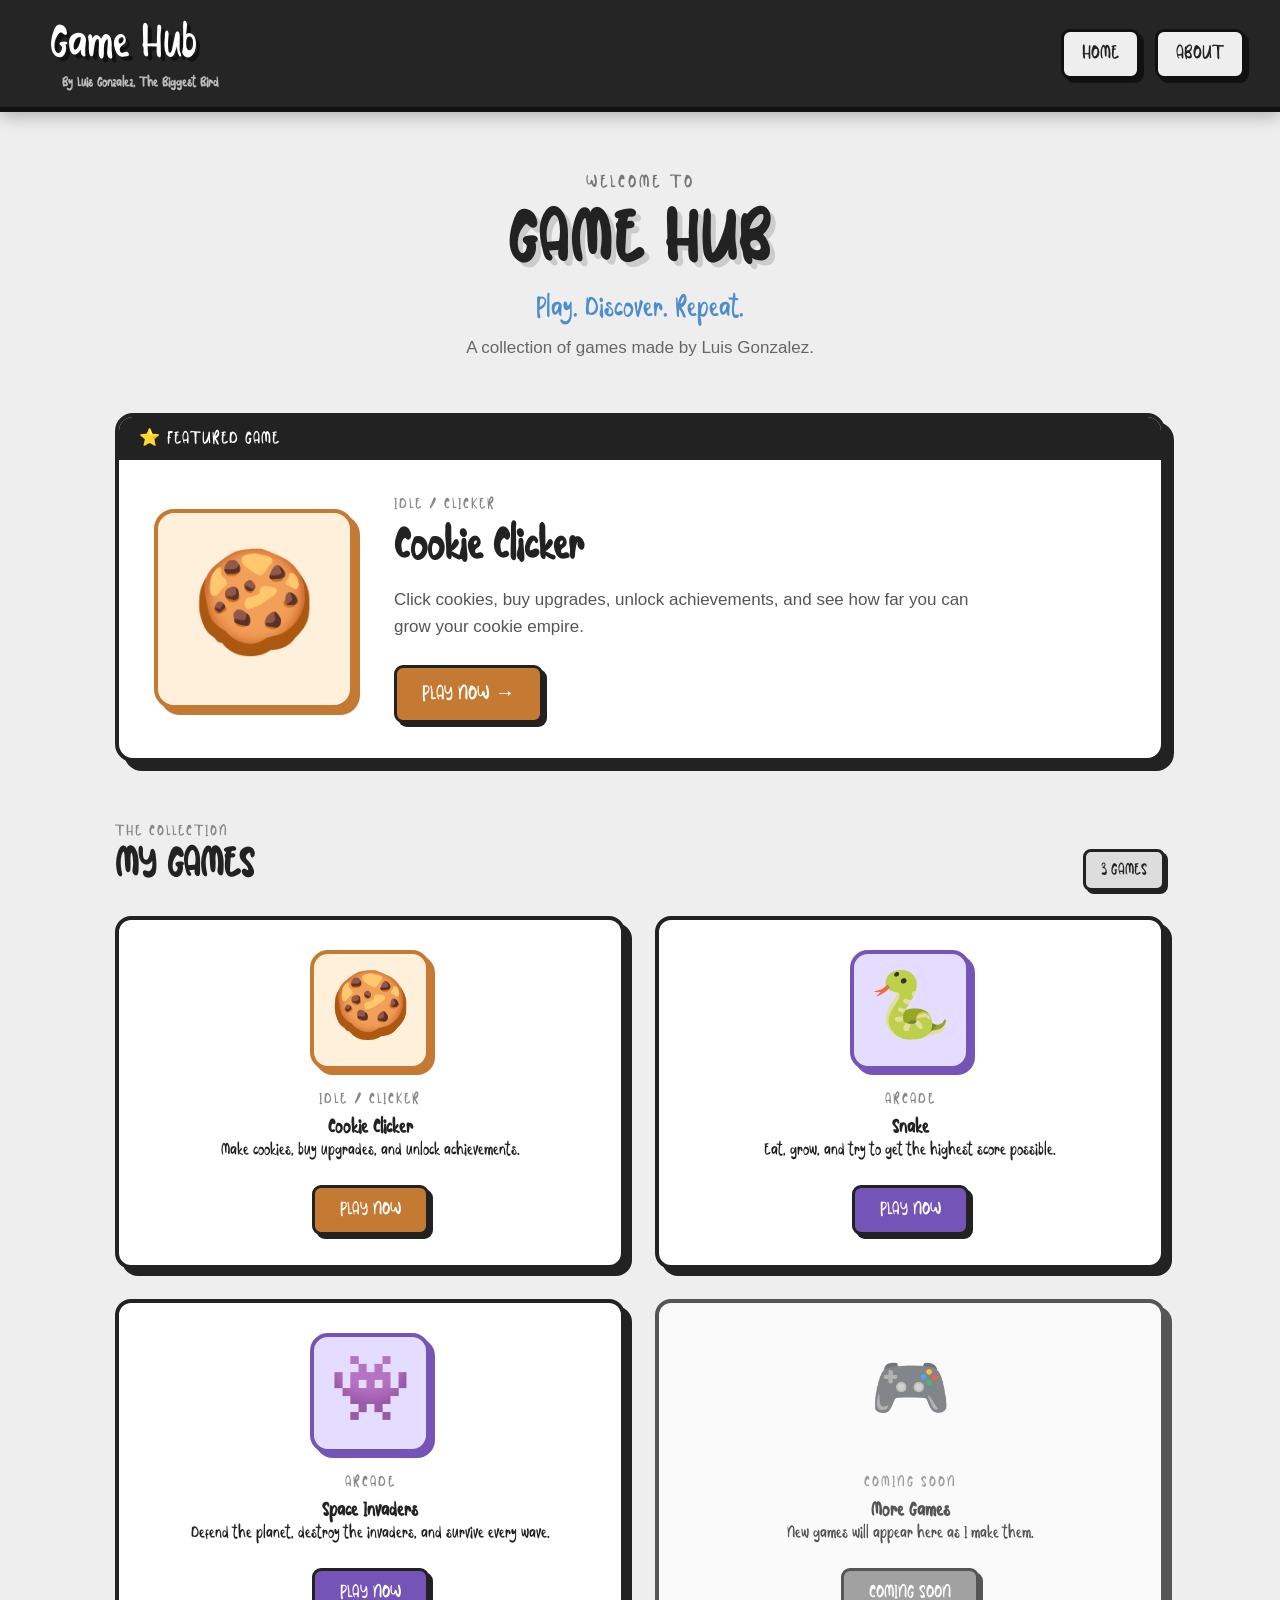
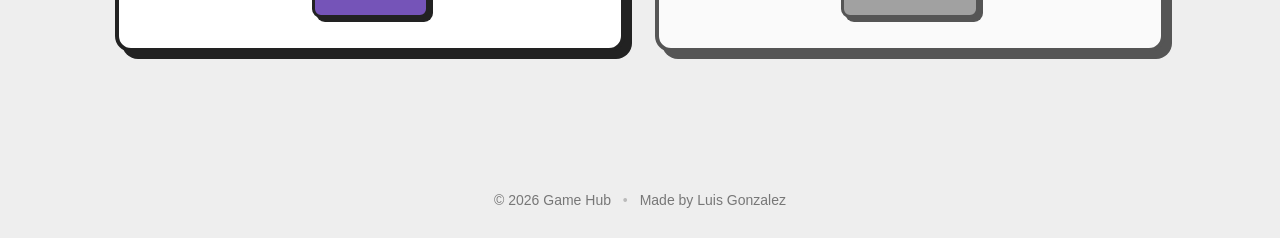
<file: index.html>
<!DOCTYPE html>

<html lang="en">

<head>
    <meta charset="UTF-8">
    <meta name="viewport" content="width=device-width, initial-scale=1.0">

    <title>Game Hub</title>

    <link rel="stylesheet" href="css/style.css">

</head>

<body>

    <!-- =========================
     NAVBAR
    ========================== -->

    <nav class="navbar">

        <div class="logo">

            Game Hub

            <span class="subtitle">
                By Luis Gonzalez, The Biggest Bird
            </span>

        </div>

        <ul class="nav-links">

            <li>
                <a href="index.html">HOME</a>
            </li>

            <li>
                <a href="about.html">ABOUT</a>
            </li>

        </ul>

    </nav>

    <!-- =========================
     MAIN
========================== -->

    <main class="hero">

        <!-- TITLE -->

        <div class="hero-title">

            <p class="small-title">
                WELCOME TO
            </p>

            <h1>GAME HUB</h1>

            <p class="tagline">
                Play. Discover. Repeat.
            </p>

            <p class="main-text">
                A collection of games made by Luis Gonzalez.
            </p>

        </div>

        <!-- =========================
         FEATURED GAME
    ========================== -->

        <section class="featured">

            <div class="featured-label">
                ⭐ FEATURED GAME
            </div>

            <div class="featured-content">

                <div class="featured-icon">
                    🍪
                </div>

                <div class="featured-info">

                    <p class="game-type">
                        IDLE / CLICKER
                    </p>

                    <h2>
                        Cookie Clicker
                    </h2>

                    <p>
                        Click cookies, buy upgrades, unlock achievements,
                        and see how far you can grow your cookie empire.
                    </p>

                    <a class="featured-button" href="https://dumprichk.github.io/Cookie-Clicker/" target="_blank">
                        PLAY NOW →
                    </a>

                </div>

            </div>

        </section>

        <!-- =========================
         GAME SECTION
        ========================== -->

        <section class="game-section">

            <div class="section-heading">

                <div>

                    <p class="section-label">
                        THE COLLECTION
                    </p>

                    <h2>
                        MY GAMES
                    </h2>

                </div>

                <div class="game-count">
                    3 GAMES
                </div>

            </div>

            <!-- GAME GRID -->

            <div class="games">

                <!-- COOKIE GAME -->

                <article class="game clicker-game">

                    <div class="game-icon">
                        🍪
                    </div>

                    <div class="game-info">

                        <p class="game-type">
                            IDLE / CLICKER
                        </p>

                        <h3>
                            Cookie Clicker
                        </h3>

                        <p>
                            Make cookies, buy upgrades,
                            and unlock achievements.
                        </p>

                    </div>

                    <a href="https://dumprichk.github.io/Cookie-Clicker/" target="_blank" class="game-button">
                        PLAY NOW
                    </a>

                </article>

                <!-- SNAKE -->

                <article class="game arcade-game">

                    <div class="game-icon">
                        🐍
                    </div>

                    <div class="game-info">

                        <p class="game-type">
                            ARCADE
                        </p>

                        <h3>
                            Snake
                        </h3>

                        <p>
                            Eat, grow, and try to get
                            the highest score possible.
                        </p>

                    </div>

                    <a href="https://dumprichk.github.io/Snake/" target="_blank" class="game-button">
                        PLAY NOW
                    </a>

                </article>

                <!-- INVADERS -->

                <article class="game arcade-game">

                    <div class="game-icon">
                        👾
                    </div>

                    <div class="game-info">

                        <p class="game-type">
                            ARCADE
                        </p>

                        <h3>
                            Space Invaders
                        </h3>

                        <p>
                            Defend the planet, destroy the invaders,
                            and survive every wave.
                        </p>

                    </div>

                    <a href="https://dumprichk.github.io/Space-Invaders/" target="_blank" class="game-button">
                        PLAY NOW
                    </a>

                </article>

                <!-- FUTURE GAME -->

                <article class="game future-game">

                    <div class="game-icon">
                        🎮
                    </div>

                    <div class="game-info">

                        <p class="game-type">
                            COMING SOON
                        </p>

                        <h3>
                            More Games
                        </h3>

                        <p>
                            New games will appear here
                            as I make them.
                        </p>

                    </div>

                    <span class="game-button disabled">
                        COMING SOON
                    </span>

                </article>

            </div>

        </section>

    </main>

    <!-- =========================
     FOOTER
    ========================== -->

    <footer>

        © 2026 Game Hub

        <span>
            •
        </span>

        Made by Luis Gonzalez

    </footer>

</body>

</html>
</file>
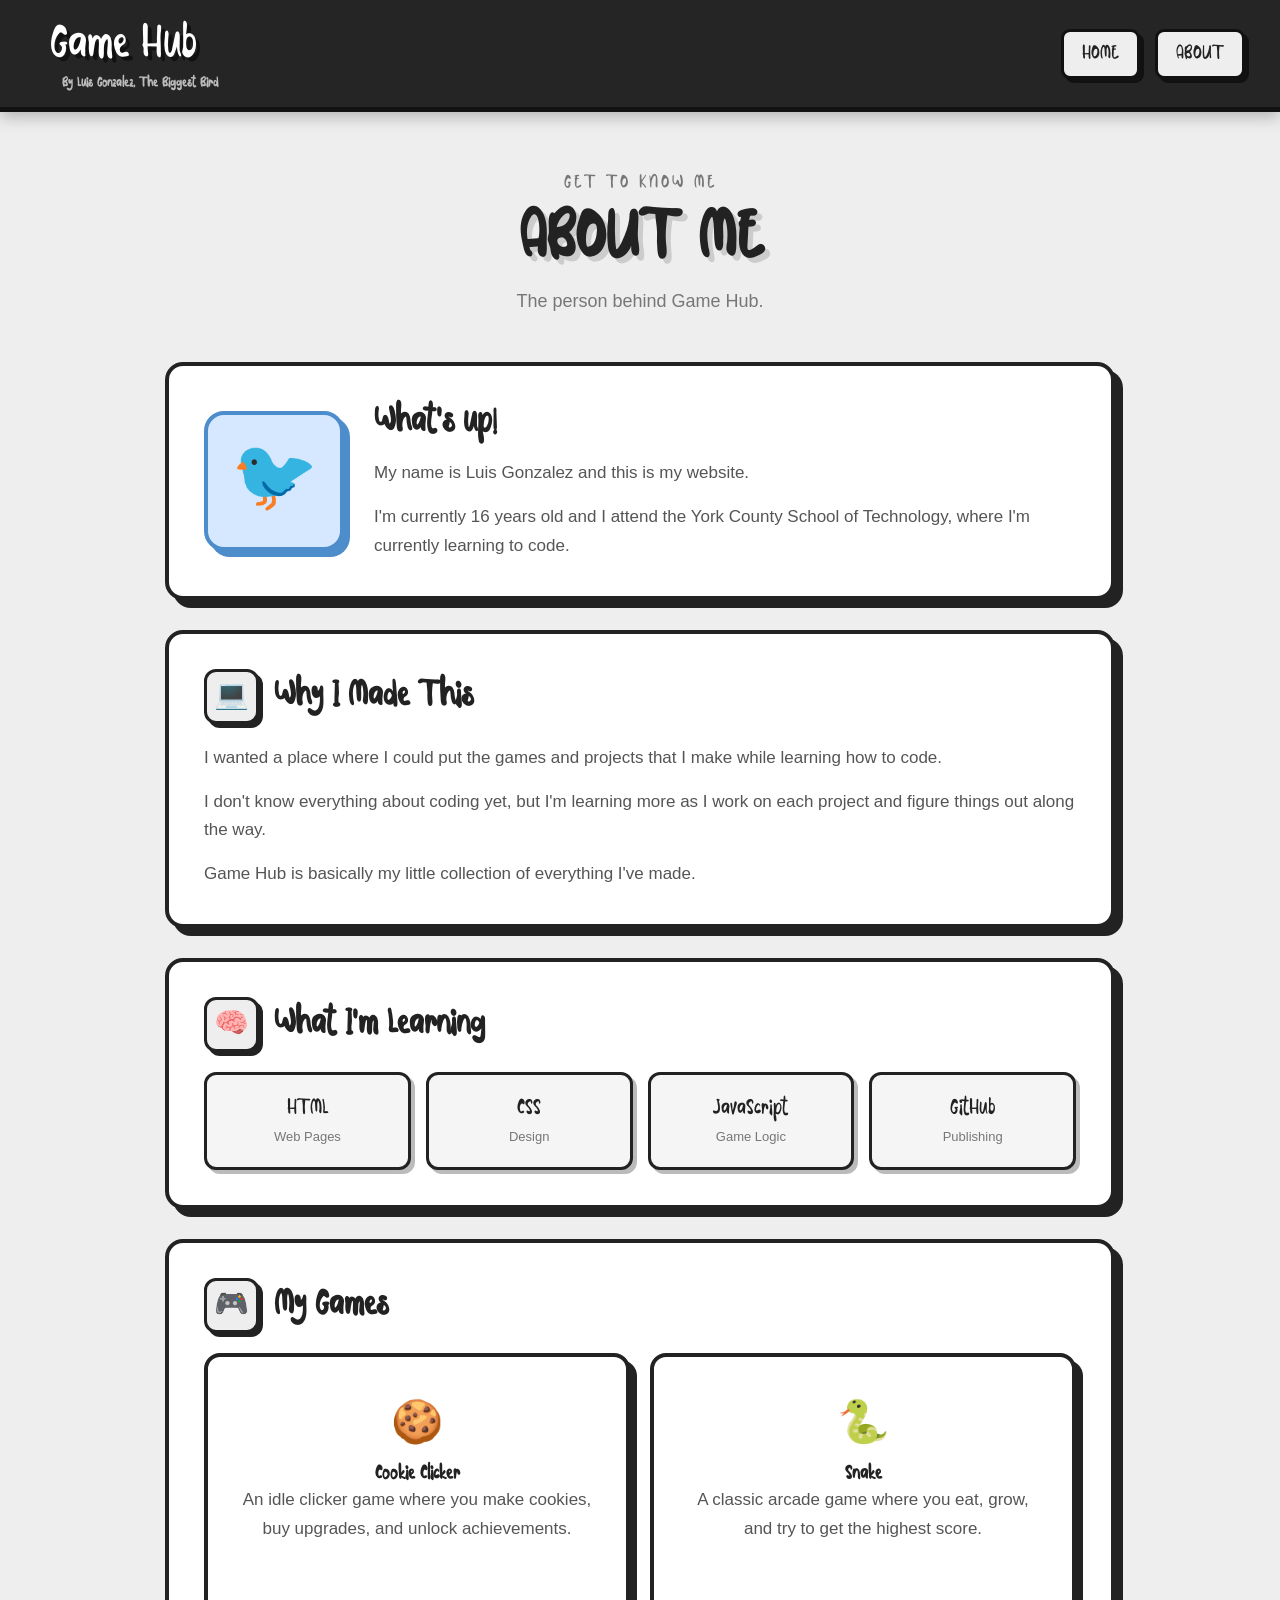
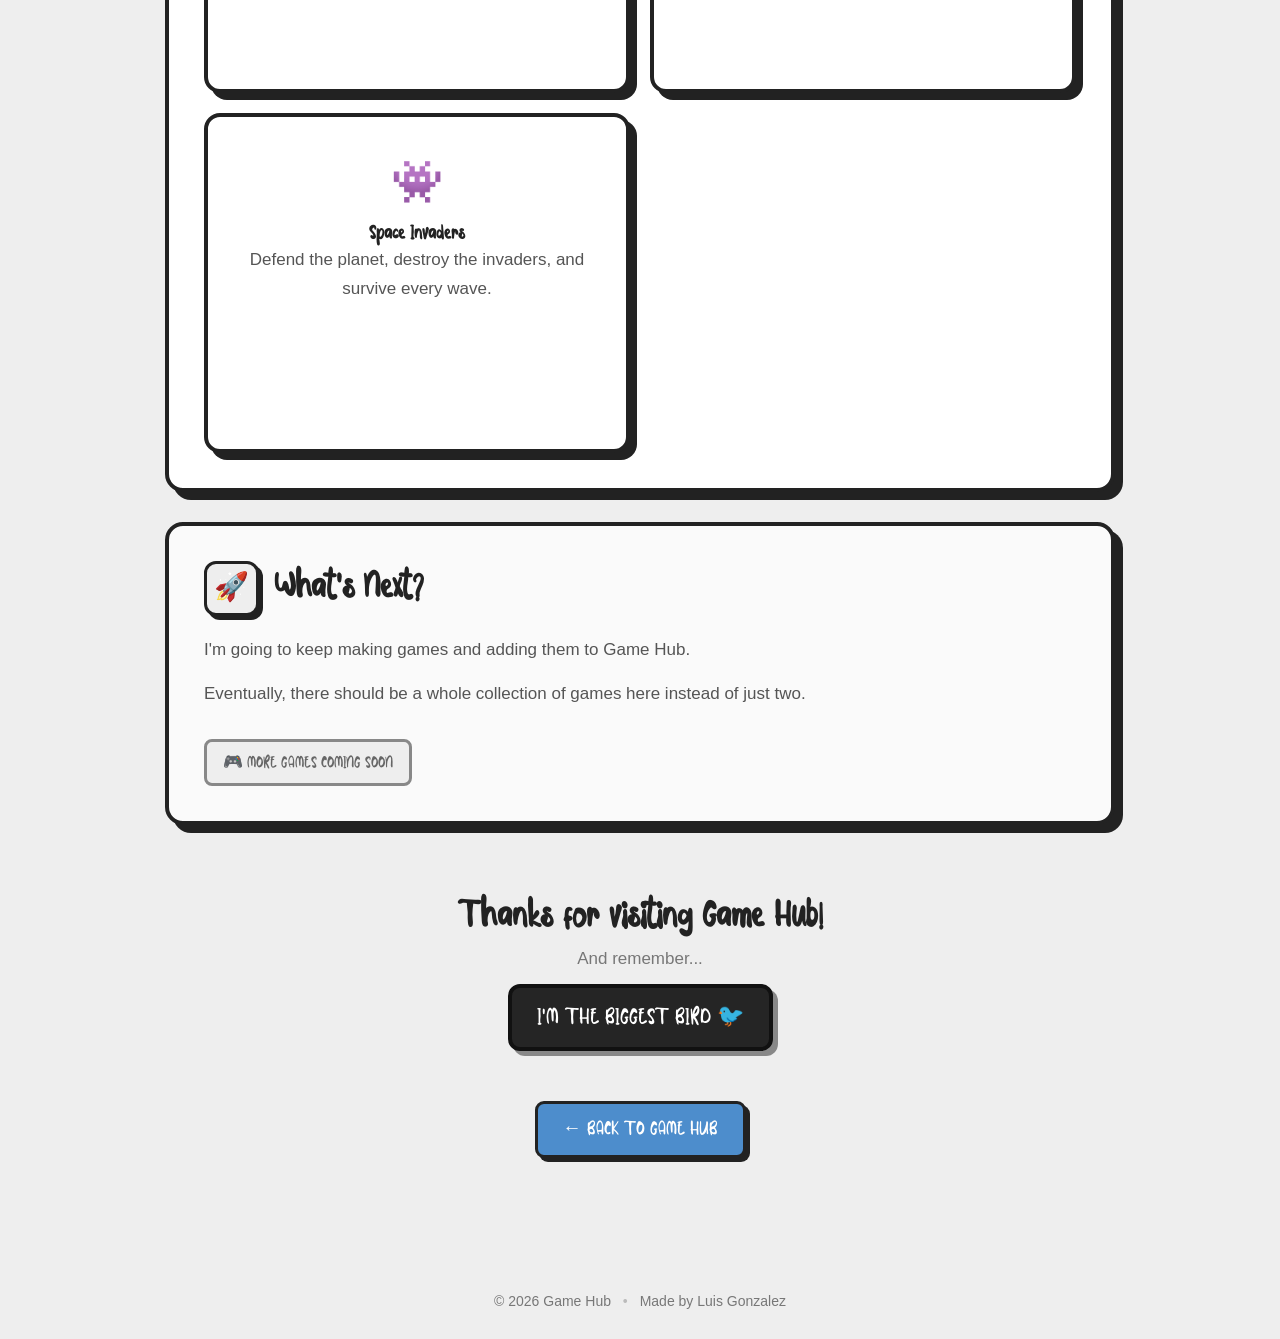
<file: about.html>
<!DOCTYPE html>

<html lang="en">

<head>
    <meta charset="UTF-8">
    <meta name="viewport" content="width=device-width, initial-scale=1.0">

    <title>About Me - Game Hub</title>

    <link rel="stylesheet" href="css/style.css">

</head>

<body>

    <!-- =========================
     NAVBAR
    ========================== -->

    <nav class="navbar">

        <div class="logo">

            Game Hub

            <span class="subtitle">
                By Luis Gonzalez, The Biggest Bird
            </span>

        </div>

        <ul class="nav-links">

            <li>
                <a href="index.html">HOME</a>
            </li>

            <li>
                <a href="about.html">ABOUT</a>
            </li>

        </ul>

    </nav>

    <!-- =========================
     ABOUT PAGE
    ========================== -->

    <main class="about-page">


        <!-- TITLE -->

        <div class="about-title">

            <p class="small-title">
                GET TO KNOW ME
            </p>

            <h1>ABOUT ME</h1>

            <p class="about-intro">
                The person behind Game Hub.
            </p>

        </div>

        <!-- =========================
         INTRO
        ========================== -->

        <section class="about-card">

            <div class="about-profile">

                <div class="profile-icon">
                    🐦
                </div>

                <div>

                    <h2>
                        What's up!
                    </h2>

                    <p>
                        My name is Luis Gonzalez and this is my website.
                    </p>

                    <p>
                        I'm currently 16 years old and I attend the
                        York County School of Technology, where I'm
                        currently learning to code.
                    </p>

                </div>

            </div>

        </section>

        <!-- =========================
         MY STORY
        ========================== -->

        <section class="about-card">

            <div class="card-heading">

                <span class="card-icon">
                    💻
                </span>

                <h2>
                    Why I Made This
                </h2>

            </div>

            <p>
                I wanted a place where I could put the games and
                projects that I make while learning how to code.
            </p>

            <p>
                I don't know everything about coding yet, but I'm
                learning more as I work on each project and figure
                things out along the way.
            </p>

            <p>
                Game Hub is basically my little collection of
                everything I've made.
            </p>

        </section>

        <!-- =========================
         WHAT I'M LEARNING
        ========================== -->

        <section class="about-card">

            <div class="card-heading">

                <span class="card-icon">
                    🧠
                </span>

                <h2>
                    What I'm Learning
                </h2>

            </div>

            <div class="skills">

                <div class="skill">
                    <span>HTML</span>
                    <small>Web Pages</small>
                </div>

                <div class="skill">
                    <span>CSS</span>
                    <small>Design</small>
                </div>

                <div class="skill">
                    <span>JavaScript</span>
                    <small>Game Logic</small>
                </div>

                <div class="skill">
                    <span>GitHub</span>
                    <small>Publishing</small>
                </div>

            </div>

        </section>

        <!-- =========================
         MY GAMES
        ========================== -->

        <section class="about-card">

            <div class="card-heading">

                <span class="card-icon">
                    🎮
                </span>

                <h2>
                    My Games
                </h2>

            </div>

            <div class="about-games">

                <!-- COOKIE -->

                <div class="game clicker-game">

                    <div class="about-game-icon">
                        🍪
                    </div>

                    <div>

                        <h3>
                            Cookie Clicker
                        </h3>

                        <p>
                            An idle clicker game where you make
                            cookies, buy upgrades, and unlock
                            achievements.
                        </p>

                    </div>

                </div>

                <!-- SNAKE -->

                <div class="game arcade-game">

                    <div class="about-game-icon">
                        🐍
                    </div>

                    <div>

                        <h3>
                            Snake
                        </h3>

                        <p>
                            A classic arcade game where you eat,
                            grow, and try to get the highest score.
                        </p>

                    </div>

                </div>

                <!-- INVADERS -->

                <div class="game arcade-game">

                    <div class="about-game-icon">
                        👾
                    </div>

                    <div>

                        <h3>
                            Space Invaders
                        </h3>

                        <p>
                            Defend the planet, destroy the invaders,
                            and survive every wave.
                        </p>

                    </div>

                </div>

            </div>

        </section>

        <!-- =========================
         FUTURE
        ========================== -->

        <section class="about-card future-about">

            <div class="card-heading">

                <span class="card-icon">
                    🚀
                </span>

                <h2>
                    What's Next?
                </h2>

            </div>

            <p>
                I'm going to keep making games and adding them
                to Game Hub.
            </p>

            <p>
                Eventually, there should be a whole collection
                of games here instead of just two.
            </p>

            <div class="coming-soon">

                <span>
                    🎮
                </span>

                MORE GAMES COMING SOON

            </div>

        </section>

        <!-- =========================
         FUN MESSAGE
        ========================== -->

        <section class="big-message">

            <h2>
                Thanks for visiting Game Hub!
            </h2>

            <p>
                And remember...
            </p>

            <div class="biggest-bird">
                I'M THE BIGGEST BIRD 🐦
            </div>

        </section>

        <!-- BACK BUTTON -->

        <a href="index.html" class="about-home-button">
            ← BACK TO GAME HUB
        </a>

    </main>

    <!-- =========================
     FOOTER
    ========================== -->

    <footer>

        © 2026 Game Hub

        <span>•</span>

        Made by Luis Gonzalez

    </footer>

</body>

</html>
</file>
<file: css/style.css>
@font-face {
    font-family: 'Bubble Games';
    src: url('BubbleGames.ttf') format('truetype');
    font-weight: normal;
    font-style: normal;
}

* {
    margin: 0;
    padding: 0;
    box-sizing: border-box;
}

body {
    font-family: 'Bubble Games', sans-serif;
    background-color: #eeeeee;
    color: #222222;
    min-height: 100vh;
}

.navbar {
    width: 100%;
    background-color: #252525;
    padding: 16px 35px;
    display: flex;
    justify-content: space-between;
    align-items: center;
    border-bottom: 5px solid #111111;
    box-shadow: 0 5px 15px rgba(0, 0, 0, 0.25);
}

.logo {
    font-size: 45px;
    color: white;
    margin-left: 15px;
    text-shadow: 4px 4px 0 #111111;
}

.subtitle {
    display: block;
    padding-left: 12px;
    margin-top: 2px;
    font-size: 13px;
    font-weight: bold;
    color: #bbbbbb;
    text-shadow: none;
}

.nav-links {
    display: flex;
    align-items: center;
    gap: 15px;
    list-style: none;
}

.nav-links a {
    display: block;
    padding: 10px 18px;
    background-color: #eeeeee;
    color: #222222;
    border: 3px solid #111111;
    border-radius: 9px;
    font-size: 19px;
    text-decoration: none;
    box-shadow: 4px 4px 0 #111111;
    transition: 0.2s;
}

.nav-links a:hover {
    background-color: #d6e8ff;
    transform: translate(-2px, -2px);
    box-shadow: 6px 6px 0 #111111;
}

.hero {
    max-width: 1100px;
    margin: 0 auto;
    padding: 60px 25px;
}

.hero-title {
    text-align: center;
    margin-bottom: 55px;
}

.small-title {
    font-size: 18px;
    color: #777777;
    letter-spacing: 3px;
}

.hero-title h1 {
    margin-top: 5px;
    font-size: 70px;
    color: #222222;
    letter-spacing: 2px;
    text-shadow: 5px 5px 0 #cccccc;
}

.tagline {
    margin-top: 5px;
    font-size: 27px;
    color: #4d8dcc;
}

.main-text {
    margin-top: 12px;
    font-family: Arial, sans-serif;
    font-size: 17px;
    color: #666666;
}

.featured {
    position: relative;
    margin-bottom: 60px;
    background-color: #ffffff;
    border: 4px solid #222222;
    border-radius: 18px;
    overflow: hidden;
    box-shadow: 9px 9px 0 #222222;
}

.featured-label {
    padding: 10px 20px;
    background-color: #222222;
    color: white;
    font-size: 17px;
    letter-spacing: 1px;
}

.featured-content {
    min-height: 280px;
    padding: 35px;
    display: flex;
    align-items: center;
    gap: 40px;
}

.featured-icon {
    width: 200px;
    height: 200px;
    flex-shrink: 0;
    display: flex;
    justify-content: center;
    align-items: center;
    background-color: #fff0dc;
    border: 4px solid #c47a32;
    border-radius: 20px;
    font-size: 100px;
    box-shadow: 6px 6px 0 #c47a32;
}

.featured-info {
    max-width: 600px;
}

.game-type {
    font-size: 15px;
    letter-spacing: 2px;
    color: #888888;
    margin-bottom: 7px;
}

.featured-info h2 {
    font-size: 42px;
    color: #222222;
    margin-bottom: 12px;
}

.featured-info>p:not(.game-type) {
    font-family: Arial, sans-serif;
    font-size: 17px;
    line-height: 1.6;
    color: #555555;
    margin-bottom: 25px;
}

.featured-button {
    display: inline-block;
    padding: 13px 25px;
    background-color: #c47a32;
    color: white;
    border: 3px solid #222222;
    border-radius: 9px;
    font-size: 20px;
    text-decoration: none;
    box-shadow: 4px 4px 0 #222222;
    transition: 0.2s;
}

.featured-button:hover {
    background-color: #df984e;
    transform: translate(-2px, -2px);
    box-shadow: 6px 6px 0 #222222;
}

.game-section {
    margin-bottom: 50px;
}

.section-heading {
    display: flex;
    justify-content: space-between;
    align-items: end;
    margin-bottom: 25px;
}

.section-label {
    font-size: 15px;
    letter-spacing: 2px;
    color: #888888;
}

.section-heading h2 {
    font-size: 40px;
    color: #222222;
}

.game-count {
    padding: 8px 15px;
    background-color: #dddddd;
    border: 3px solid #222222;
    border-radius: 8px;
    font-size: 16px;
    box-shadow: 3px 3px 0 #222222;
}

.games {
    display: grid;
    grid-template-columns: repeat(2, minmax(0, 1fr));
    gap: 30px;
}

.game {
    min-height: 340px;
    padding: 30px;
    background-color: #ffffff;
    border: 4px solid #222222;
    border-radius: 16px;
    display: flex;
    flex-direction: column;
    align-items: center;
    text-align: center;
    box-shadow: 7px 7px 0 #222222;
    transition: 0.2s;
}

.game:hover {
    transform: translate(-4px, -4px);
    box-shadow: 11px 11px 0 #222222;
}

.game-icon {
    width: 120px;
    height: 120px;
    margin-bottom: 20px;
    display: flex;
    justify-content: center;
    align-items: center;
    border-radius: 18px;
    font-size: 65px;
    transition: 0.2s;
}

.game:hover .game-icon {
    transform: scale(1.08) rotate(-2deg);
}

/* Clicker Games — orange */
.clicker-game .game-icon {
    background-color: #fff0dc;
    border: 4px solid #c47a32;
    box-shadow: 5px 5px 0 #c47a32;
}

.clicker-game .game-button {
    background-color: #c47a32;
}

.clicker-game .game-button:hover {
    background-color: #df984e;
}

/* Arcade Games — purple */
.arcade-game .game-icon {
    background-color: #e5ddff;
    border: 4px solid #7554b8;
    box-shadow: 5px 5px 0 #7554b8;
}

.arcade-game .game-button {
    background-color: #7554b8;
}

.arcade-game .game-button:hover {
    background-color: #9275d0;
}

/* Puzzle Games — blue */
.puzzle-game .game-icon {
    background-color: #dceeff;
    border: 4px solid #4d8dcc;
    box-shadow: 5px 5px 0 #4d8dcc;
}

.puzzle-game .game-button {
    background-color: #4d8dcc;
}

.puzzle-game .game-button:hover {
    background-color: #6fa9e3;
}

/* Action Games — green */
.action-game .game-icon {
    background-color: #ddf5e3;
    border: 4px solid #399b58;
    box-shadow: 5px 5px 0 #399b58;
}

.action-game .game-button {
    background-color: #399b58;
}

.action-game .game-button:hover {
    background-color: #56b873;
}

/* Racing Games — red */
.racing-game .game-icon {
    background-color: #ffe1e1;
    border: 4px solid #d94b4b;
    box-shadow: 5px 5px 0 #d94b4b;
}

.racing-game .game-button {
    background-color: #d94b4b;
}

.racing-game .game-button:hover {
    background-color: #ed6969;
}

/* Strategy Games — gold */
.strategy-game .game-icon {
    background-color: #fff4cc;
    border: 4px solid #c49a24;
    box-shadow: 5px 5px 0 #c49a24;
}

.strategy-game .game-button {
    background-color: #c49a24;
}

.strategy-game .game-button:hover {
    background-color: #dfb83d;
}

/* Casual Games — gray */
.casual-game .game-icon {
    background-color: #eeeeee;
    border: 4px solid #777777;
    box-shadow: 5px 5px 0 #777777;
}

.casual-game .game-button {
    background-color: #777777;
}

.casual-game .game-button:hover {
    background-color: #929292;
}

/* General fallback for future/unassigned games */
.future-game {
    opacity: 0.75;
}

.future-game .game-button {
    background-color: #888888;
    cursor: default;
}

.future-game .game-button:hover {
    background-color: #888888;
    transform: none;
    box-shadow: 4px 4px 0 #222222;
}

.game-button {
    display: inline-block;
    margin-top: 25px;
    padding: 11px 25px;
    background-color: #4d8dcc;
    color: white;
    border: 3px solid #222222;
    border-radius: 9px;
    font-size: 18px;
    text-decoration: none;
    box-shadow: 4px 4px 0 #222222;
    transition: 0.2s;
}

footer {
    padding: 30px;
    text-align: center;
    font-family: Arial, sans-serif;
    font-size: 14px;
    color: #777777;
}

footer span {
    margin: 0 8px;
    color: #bbbbbb;
}

@media screen and (max-width: 768px) {
    .navbar {
        flex-direction: column;
        gap: 15px;
        padding: 18px;
    }

    .logo {
        margin-left: 0;
        font-size: 38px;
        text-align: center;
    }

    .subtitle {
        padding-left: 0;
        font-size: 12px;
    }

    .nav-links {
        gap: 10px;
    }

    .nav-links a {
        padding: 9px 14px;
        font-size: 17px;
    }

    .hero {
        padding: 45px 15px;
    }

    .hero-title {
        margin-bottom: 40px;
    }

    .hero-title h1 {
        font-size: 48px;
    }

    .tagline {
        font-size: 23px;
    }

    .main-text {
        font-size: 15px;
    }

    .featured-content {
        flex-direction: column;
        text-align: center;
        padding: 30px 20px;
        gap: 25px;
    }

    .featured-icon {
        width: 150px;
        height: 150px;
        font-size: 75px;
    }

    .featured-info h2 {
        font-size: 32px;
    }

    .section-heading {
        align-items: center;
    }

    .section-heading h2 {
        font-size: 32px;
    }

    .game-count {
        font-size: 13px;
        padding: 7px 10px;
    }

    .games {
        grid-template-columns: 1fr;
        gap: 25px;
    }

    .game {
        min-height: 300px;
        padding: 25px 20px;
    }

    .game-icon {
        width: 105px;
        height: 105px;
        font-size: 55px;
    }

    .game-info h3 {
        font-size: 28px;
    }
}

@media screen and (max-width: 450px) {
    .hero-title h1 {
        font-size: 40px;
    }

    .logo {
        font-size: 32px;
    }

    .nav-links a {
        font-size: 15px;
        padding: 8px 12px;
    }

    .featured-label {
        font-size: 14px;
    }

    .featured-info h2 {
        font-size: 28px;
    }

    .section-heading h2 {
        font-size: 27px;
    }

    .game-count {
        font-size: 11px;
    }
}

/* =========================ABOUT PAGE========================= */
.about-page {
    max-width: 1000px;
    margin: 0 auto;
    padding: 60px 25px;
}

.about-title {
    text-align: center;
    margin-bottom: 50px;
}

.about-title h1 {
    margin-top: 5px;
    font-size: 65px;
    color: #222222;
    text-shadow: 5px 5px 0 #cccccc;
}

.about-intro {
    margin-top: 10px;
    font-family: Arial, sans-serif;
    font-size: 18px;
    color: #777777;
}

/* =========================ABOUT CARDS========================= */
.about-card {
    background-color: #ffffff;
    border: 4px solid #222222;
    border-radius: 18px;
    padding: 35px;
    margin-bottom: 30px;
    box-shadow: 8px 8px 0 #222222;
}

.about-card h2 {
    font-size: 34px;
    color: #222222;
    margin-bottom: 15px;
}

.about-card p {
    font-family: Arial, sans-serif;
    font-size: 17px;
    line-height: 1.7;
    color: #555555;
    margin-bottom: 15px;
}

.about-card p:last-child {
    margin-bottom: 0;
}

/* =========================PROFILE========================= */
.about-profile {
    display: flex;
    align-items: center;
    gap: 30px;
}

.profile-icon {
    width: 140px;
    height: 140px;
    flex-shrink: 0;
    display: flex;
    justify-content: center;
    align-items: center;
    background-color: #d6e8ff;
    border: 4px solid #4d8dcc;
    border-radius: 20px;
    font-size: 70px;
    box-shadow: 6px 6px 0 #4d8dcc;
}

/* =========================CARD HEADINGS========================= */
.card-heading {
    display: flex;
    align-items: center;
    gap: 15px;
    margin-bottom: 20px;
}

.card-heading h2 {
    margin: 0;
}

.card-icon {
    width: 55px;
    height: 55px;
    display: flex;
    justify-content: center;
    align-items: center;
    background-color: #eeeeee;
    border: 3px solid #222222;
    border-radius: 12px;
    font-size: 28px;
    box-shadow: 4px 4px 0 #222222;
}

/* =========================SKILLS========================= */
.skills {
    display: grid;
    grid-template-columns: repeat(4, 1fr);
    gap: 15px;
    margin-top: 20px;
}

.skill {
    padding: 20px 10px;
    background-color: #f5f5f5;
    border: 3px solid #222222;
    border-radius: 12px;
    text-align: center;
    box-shadow: 4px 4px 0 #bbbbbb;
    transition: 0.2s;
}

.skill:hover {
    transform: translate(-2px, -2px);
    box-shadow: 6px 6px 0 #bbbbbb;
}

.skill span {
    display: block;
    font-size: 21px;
    margin-bottom: 6px;
}

.skill small {
    font-family: Arial, sans-serif;
    color: #777777;
    font-size: 13px;
}

/* =========================ABOUT GAMES========================= */
.about-games {
    display: grid;
    grid-template-columns: repeat(2, 1fr);
    gap: 20px;
}

.about-game {
    display: flex;
    align-items: center;
    gap: 20px;
    padding: 20px;
    background-color: #f7f7f7;
    border: 3px solid #222222;
    border-radius: 13px;
    transition: 0.2s;
}

.about-game:hover {
    transform: translate(-3px, -3px);
}

.about-game-icon {
    width: 75px;
    height: 75px;
    flex-shrink: 0;
    display: flex;
    justify-content: center;
    align-items: center;
    border-radius: 12px;
    font-size: 42px;
}

.cookie-about {
    border-left: 6px solid #c47a32;
}

.cookie-about .about-game-icon {
    background-color: #fff0dc;
    border: 3px solid #c47a32;
}

.snake-about {
    border-left: 6px solid #7554b8;
}

.snake-about .about-game-icon {
    background-color: #e5ddff;
    border: 3px solid #7554b8;
}

.about-game h3 {
    font-size: 24px;
    margin-bottom: 7px;
}

.about-game p {
    font-size: 14px;
    line-height: 1.5;
    margin: 0;
}

/* =========================FUTURE========================= */
.future-about {
    background-color: #fafafa;
}

.coming-soon {
    display: inline-block;
    margin-top: 15px;
    padding: 10px 16px;
    background-color: #eeeeee;
    border: 3px solid #888888;
    border-radius: 8px;
    font-size: 16px;
    color: #666666;
}

/* =========================BIG MESSAGE========================= */
.big-message {
    text-align: center;
    padding: 40px 20px;
}

.big-message h2 {
    font-size: 35px;
    color: #222222;
}

.big-message p {
    margin-top: 10px;
    font-family: Arial, sans-serif;
    font-size: 17px;
    color: #777777;
}

.biggest-bird {
    display: inline-block;
    margin-top: 15px;
    padding: 15px 25px;
    background-color: #252525;
    color: white;
    border: 4px solid #111111;
    border-radius: 12px;
    font-size: 22px;
    box-shadow: 5px 5px 0 #888888;
}

/* =========================BACK BUTTON========================= */
.about-home-button {
    display: block;
    width: fit-content;
    margin: 10px auto 45px;
    padding: 13px 25px;
    background-color: #4d8dcc;
    color: white;
    border: 3px solid #222222;
    border-radius: 9px;
    font-size: 19px;
    text-decoration: none;
    box-shadow: 4px 4px 0 #222222;
    transition: 0.2s;
}

.about-home-button:hover {
    background-color: #6fa9e3;
    transform: translate(-2px, -2px);
    box-shadow: 6px 6px 0 #222222;
}

/* =========================ABOUT MOBILE========================= */
@media screen and (max-width: 768px) {
    .about-page {
        padding: 45px 15px;
    }

    .about-title h1 {
        font-size: 48px;
    }

    .about-card {
        padding: 25px;
    }

    .about-profile {
        flex-direction: column;
        text-align: center;
    }

    .skills {
        grid-template-columns: repeat(2, 1fr);
    }

    .about-games {
        grid-template-columns: 1fr;
    }
}

@media screen and (max-width: 450px) {
    .about-title h1 {
        font-size: 40px;
    }

    .about-card h2 {
        font-size: 28px;
    }

    .skills {
        grid-template-columns: 1fr 1fr;
    }

    .skill span {
        font-size: 18px;
    }

    .about-game {
        flex-direction: column;
        text-align: center;
    }

    .big-message h2 {
        font-size: 28px;
    }

    .biggest-bird {
        font-size: 17px;
    }
}
</file>
